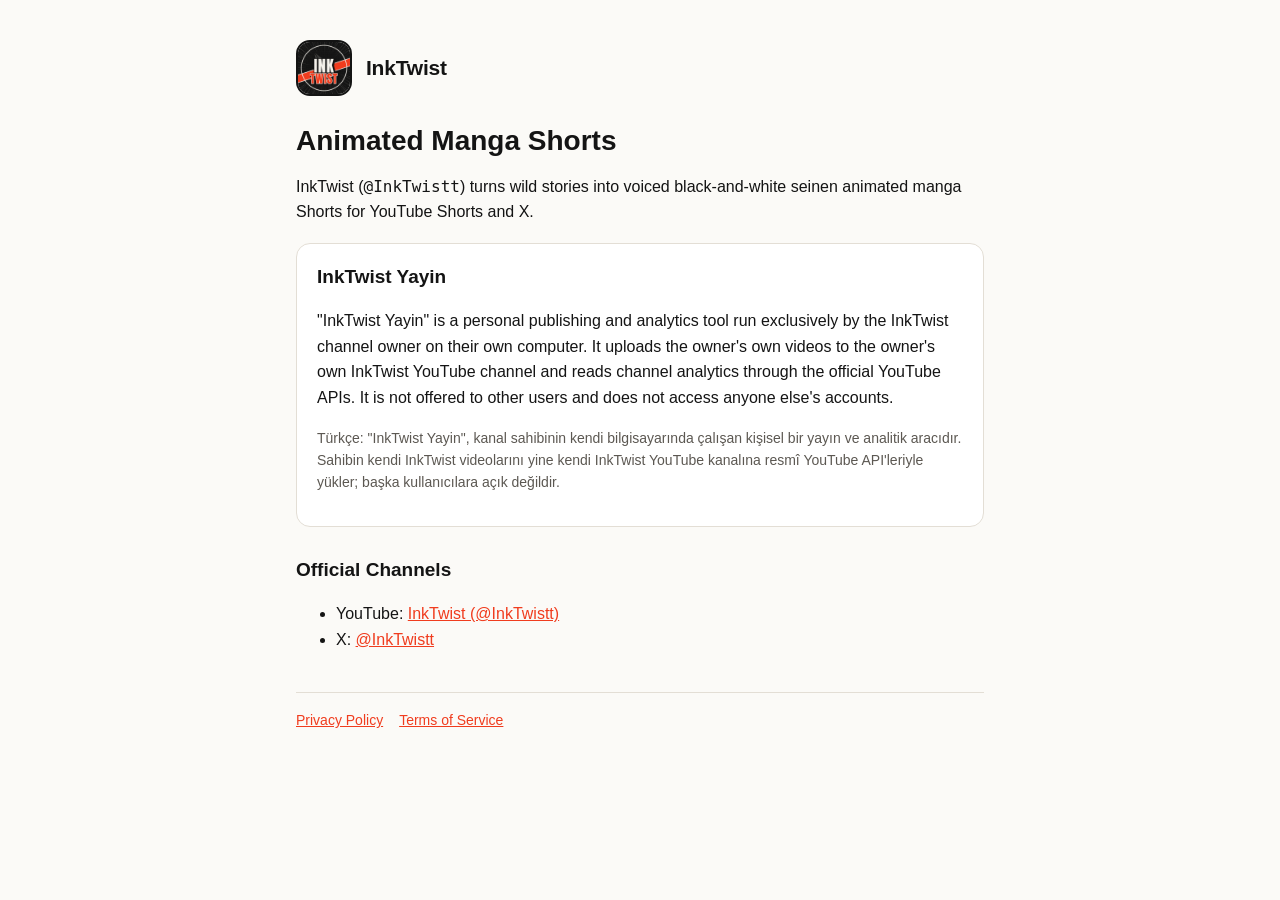
<file: index.html>
<!doctype html>
<html lang="en">
<head>
<meta charset="utf-8">
<meta name="viewport" content="width=device-width,initial-scale=1">
<title>InkTwist (@InkTwistt)</title>
<link rel="icon" href="avatar.png">
<link rel="stylesheet" href="style.css">
</head>
<body>
<main>
<header><img src="avatar.png" alt="InkTwist emblem"><a href="./">InkTwist</a></header>
<h1>Animated Manga Shorts</h1>
<p>InkTwist (<code>@InkTwistt</code>) turns wild stories into voiced black-and-white seinen animated manga Shorts for YouTube Shorts and X.</p>

<div class="card">
<h2 style="margin-top:0">InkTwist Yayin</h2>
<p>"InkTwist Yayin" is a personal publishing and analytics tool run exclusively by the InkTwist channel owner on their own computer.
It uploads the owner's own videos to the owner's own InkTwist YouTube channel and reads channel analytics through the official YouTube APIs.
It is not offered to other users and does not access anyone else's accounts.</p>
<p class="muted">Türkçe: "InkTwist Yayin", kanal sahibinin kendi bilgisayarında çalışan kişisel bir yayın ve analitik aracıdır.
Sahibin kendi InkTwist videolarını yine kendi InkTwist YouTube kanalına resmî YouTube API'leriyle yükler; başka kullanıcılara açık değildir.</p>
</div>

<h2>Official Channels</h2>
<ul>
<li>YouTube: <a href="https://www.youtube.com/@InkTwistt">InkTwist (@InkTwistt)</a></li>
<li>X: <a href="https://x.com/InkTwistt">@InkTwistt</a></li>
</ul>

<nav><a href="privacy.html">Privacy Policy</a><a href="terms.html">Terms of Service</a></nav>
</main>
</body>
</html>
</file>
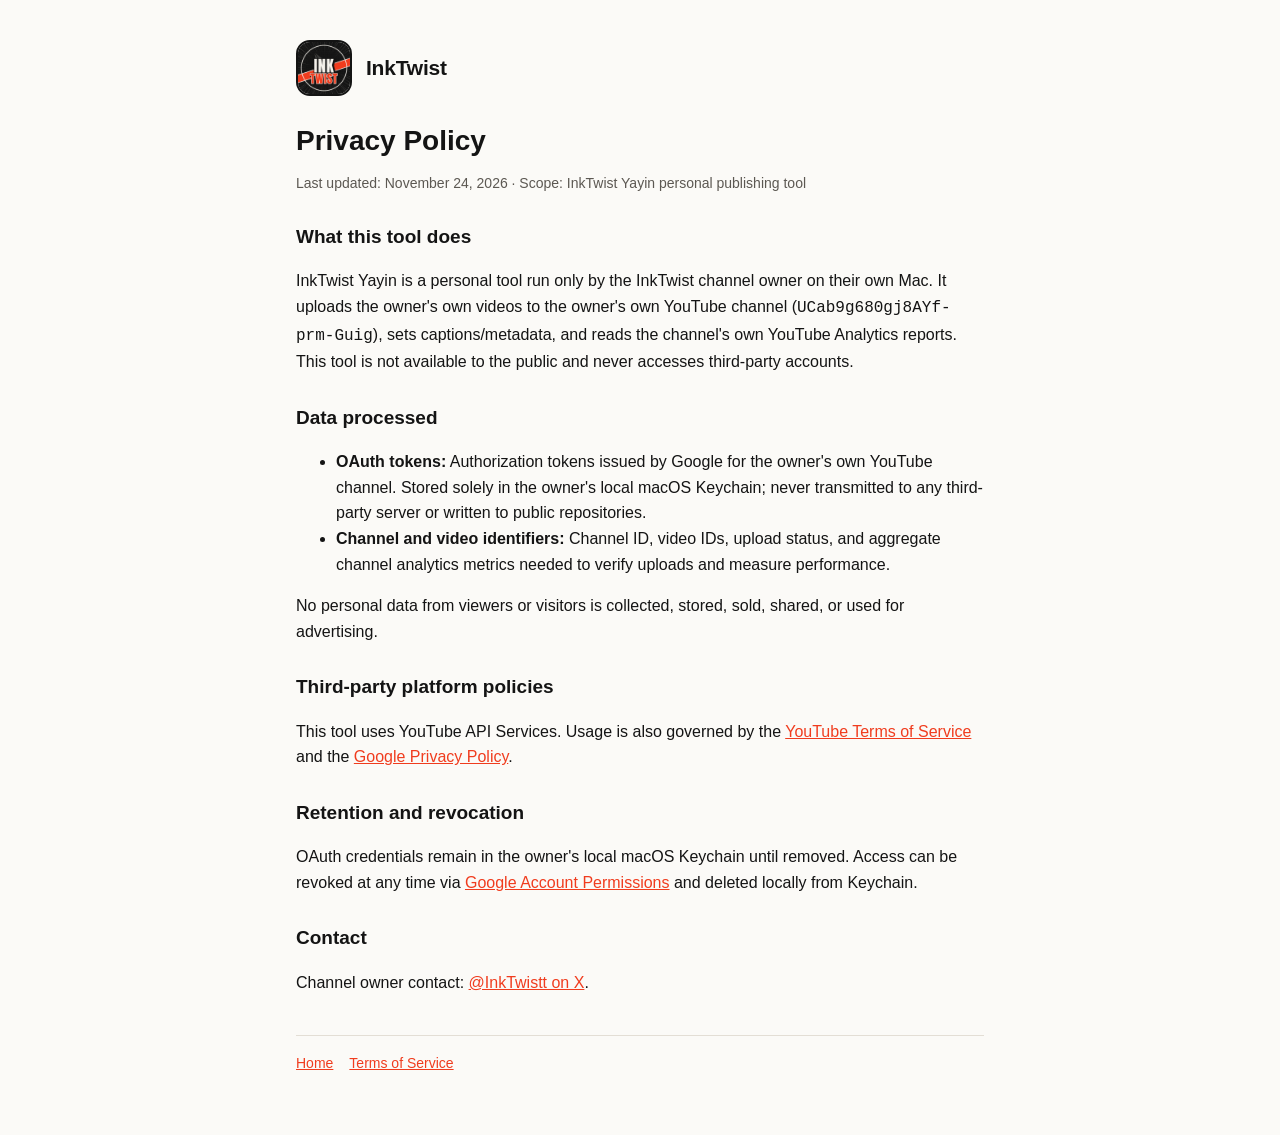
<file: privacy.html>
<!doctype html>
<html lang="en">
<head>
<meta charset="utf-8">
<meta name="viewport" content="width=device-width,initial-scale=1">
<title>Privacy Policy — InkTwist</title>
<link rel="icon" href="avatar.png">
<link rel="stylesheet" href="style.css">
</head>
<body>
<main>
<header><img src="avatar.png" alt="InkTwist emblem"><a href="./">InkTwist</a></header>
<h1>Privacy Policy</h1>
<p class="muted">Last updated: November 24, 2026 · Scope: InkTwist Yayin personal publishing tool</p>

<h2>What this tool does</h2>
<p>InkTwist Yayin is a personal tool run only by the InkTwist channel owner on their own Mac.
It uploads the owner's own videos to the owner's own YouTube channel (<code>UCab9g680gj8AYf-prm-Guig</code>), sets captions/metadata, and reads the channel's own YouTube Analytics reports.
This tool is not available to the public and never accesses third-party accounts.</p>

<h2>Data processed</h2>
<ul>
<li><b>OAuth tokens:</b> Authorization tokens issued by Google for the owner's own YouTube channel. Stored solely in the owner's local macOS Keychain; never transmitted to any third-party server or written to public repositories.</li>
<li><b>Channel and video identifiers:</b> Channel ID, video IDs, upload status, and aggregate channel analytics metrics needed to verify uploads and measure performance.</li>
</ul>
<p>No personal data from viewers or visitors is collected, stored, sold, shared, or used for advertising.</p>

<h2>Third-party platform policies</h2>
<p>This tool uses YouTube API Services. Usage is also governed by the
<a href="https://www.youtube.com/t/terms">YouTube Terms of Service</a> and the
<a href="https://policies.google.com/privacy">Google Privacy Policy</a>.</p>

<h2>Retention and revocation</h2>
<p>OAuth credentials remain in the owner's local macOS Keychain until removed. Access can be revoked at any time via
<a href="https://myaccount.google.com/permissions">Google Account Permissions</a> and deleted locally from Keychain.</p>

<h2>Contact</h2>
<p>Channel owner contact: <a href="https://x.com/InkTwistt">@InkTwistt on X</a>.</p>

<nav><a href="./">Home</a><a href="terms.html">Terms of Service</a></nav>
</main>
</body>
</html>
</file>
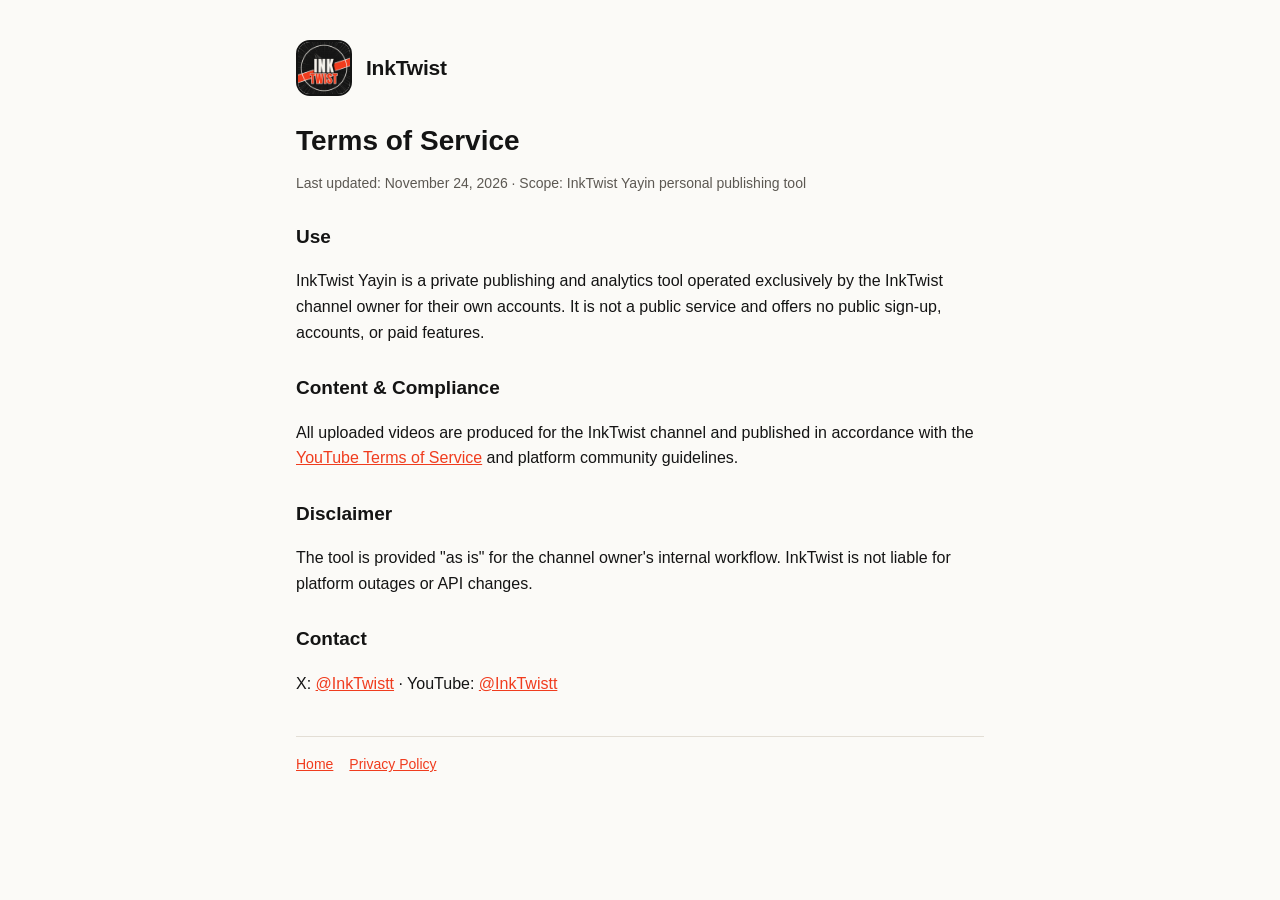
<file: terms.html>
<!doctype html>
<html lang="en">
<head>
<meta charset="utf-8">
<meta name="viewport" content="width=device-width,initial-scale=1">
<title>Terms of Service — InkTwist</title>
<link rel="icon" href="avatar.png">
<link rel="stylesheet" href="style.css">
</head>
<body>
<main>
<header><img src="avatar.png" alt="InkTwist emblem"><a href="./">InkTwist</a></header>
<h1>Terms of Service</h1>
<p class="muted">Last updated: November 24, 2026 · Scope: InkTwist Yayin personal publishing tool</p>

<h2>Use</h2>
<p>InkTwist Yayin is a private publishing and analytics tool operated exclusively by the InkTwist channel owner for their own accounts.
It is not a public service and offers no public sign-up, accounts, or paid features.</p>

<h2>Content &amp; Compliance</h2>
<p>All uploaded videos are produced for the InkTwist channel and published in accordance with the
<a href="https://www.youtube.com/t/terms">YouTube Terms of Service</a> and platform community guidelines.</p>

<h2>Disclaimer</h2>
<p>The tool is provided "as is" for the channel owner's internal workflow. InkTwist is not liable for platform outages or API changes.</p>

<h2>Contact</h2>
<p>X: <a href="https://x.com/InkTwistt">@InkTwistt</a> · YouTube: <a href="https://www.youtube.com/@InkTwistt">@InkTwistt</a></p>

<nav><a href="./">Home</a><a href="privacy.html">Privacy Policy</a></nav>
</main>
</body>
</html>
</file>
<file: style.css>
:root{--ink:#141414;--bg:#fbfaf7;--muted:#5c5852;--accent:#f03c1e;--card:#ffffff;--line:#e3ded5}
@media (prefers-color-scheme:dark){:root{--ink:#f5f3ee;--bg:#111111;--muted:#b2aca3;--accent:#ff5638;--card:#1a1a1a;--line:#2d2d2d}}
*{box-sizing:border-box}
body{margin:0;background:var(--bg);color:var(--ink);font:16px/1.6 -apple-system,BlinkMacSystemFont,"Segoe UI",Roboto,sans-serif}
main{max-width:720px;margin:0 auto;padding:40px 16px 64px}
header{display:flex;align-items:center;gap:14px;margin-bottom:28px}
header img{width:56px;height:56px;border-radius:14px;border:2px solid var(--ink)}
header a{color:inherit;text-decoration:none;font-weight:800;font-size:21px;letter-spacing:-0.01em}
h1{font-size:28px;line-height:1.2;margin:0 0 8px}
h2{font-size:19px;margin:28px 0 6px}
p,li{color:var(--ink)}
.muted{color:var(--muted);font-size:14px}
a{color:var(--accent)}
nav{margin-top:40px;padding-top:16px;border-top:1px solid var(--line);font-size:14px;display:flex;gap:16px;flex-wrap:wrap}
.card{background:var(--card);border:1px solid var(--line);border-radius:14px;padding:18px 20px;margin:18px 0}
</file>
